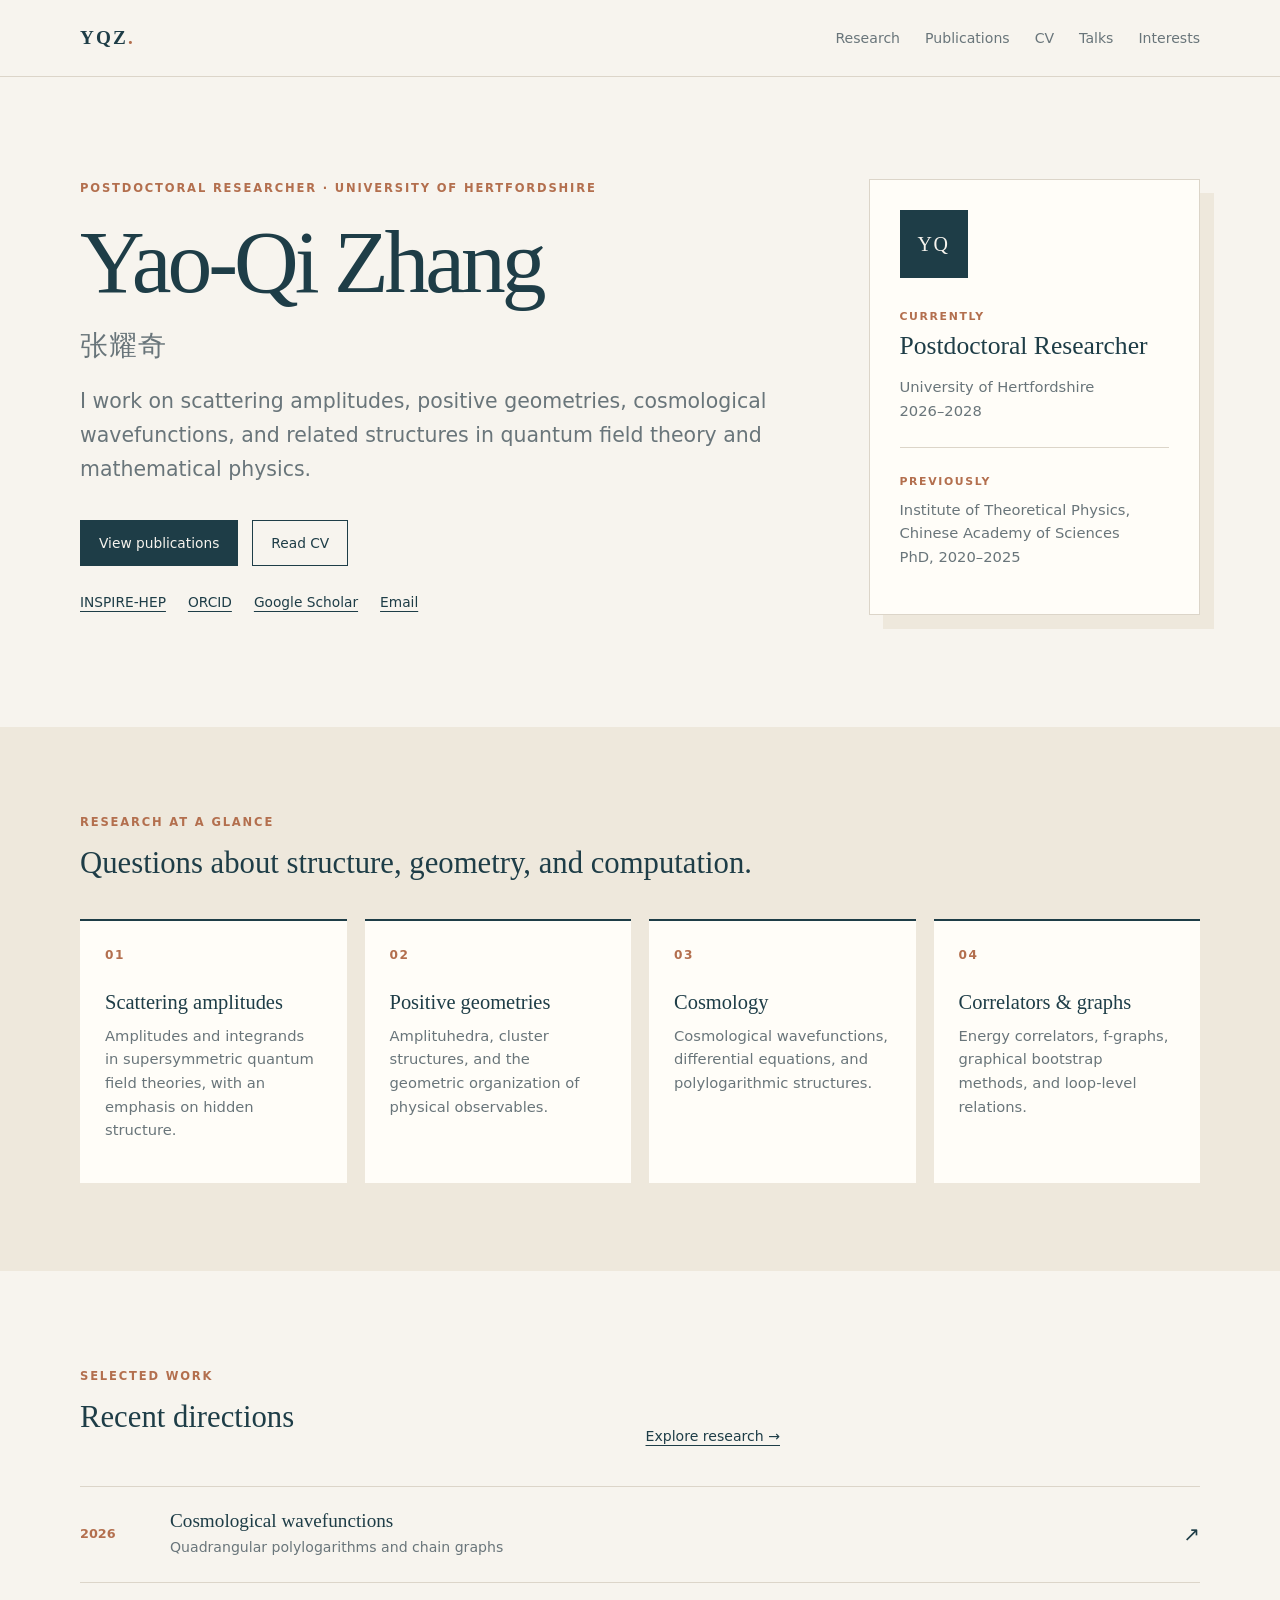
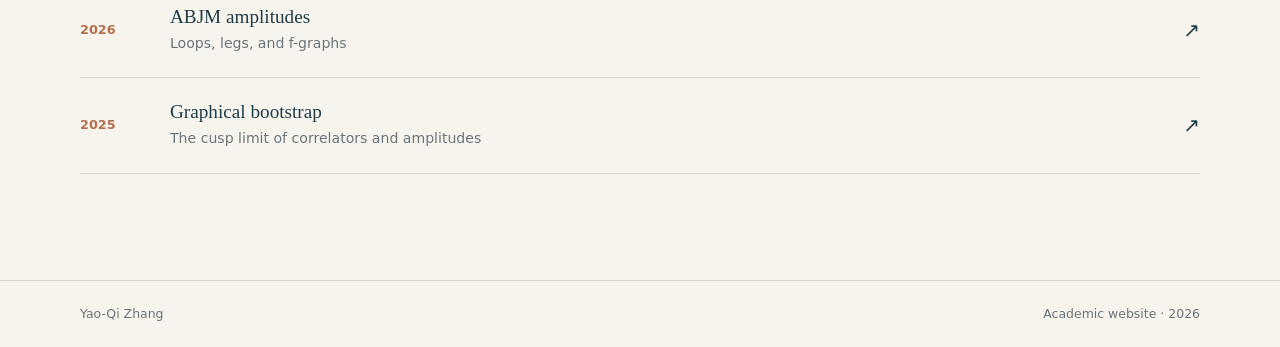
<file: index.html>
<!doctype html>
<html lang="en">
  <head>
    <meta charset="utf-8">
    <meta name="viewport" content="width=device-width, initial-scale=1">
    <meta name="description" content="Academic website of Yao-Qi Zhang, working on scattering amplitudes, positive geometries, and mathematical physics.">
    <title>Yao-Qi Zhang · Academic Website</title>
    <link rel="stylesheet" href="style.css">
    <script src="site.js" defer></script>
  </head>
  <body>
    <header class="site-header">
      <div class="site-shell header-inner">
        <a class="wordmark" href="index.html" aria-label="Yao-Qi Zhang home">YQZ<span>.</span></a>
        <nav class="site-nav" aria-label="Primary navigation">
          <a href="research.html">Research</a>
          <a href="publications.html">Publications</a>
          <a href="cv.html">CV</a>
          <a href="talks.html">Talks</a>
          <a href="interests.html">Interests</a>
        </nav>
      </div>
    </header>

    <main>
      <section class="hero site-shell">
        <div class="hero-copy">
          <p class="eyebrow">Postdoctoral Researcher · University of Hertfordshire</p>
          <h1>Yao-Qi Zhang <span>张耀奇</span></h1>
          <p class="lede">I work on scattering amplitudes, positive geometries, cosmological wavefunctions, and related structures in quantum field theory and mathematical physics.</p>
          <div class="action-row">
            <a class="button button-primary" href="publications.html">View publications</a>
            <a class="button button-quiet" href="cv.html">Read CV</a>
          </div>
          <div class="link-row" aria-label="External profiles">
            <a href="https://inspirehep.net/authors/1981598?ui-citation-summary=true">INSPIRE-HEP</a>
            <a href="https://orcid.org/0000-0001-9211-1952">ORCID</a>
            <a href="https://scholar.google.com/citations?user=7Xl2yycAAAAJ&amp;hl=zh-CN">Google Scholar</a>
            <a href="mailto:y.zhang59@herts.ac.uk">Email</a>
          </div>
        </div>
        <aside class="profile-card" aria-label="Current profile">
          <div class="monogram">YQ</div>
          <p class="card-label">Currently</p>
          <h2>Postdoctoral Researcher</h2>
          <p>University of Hertfordshire<br>2026–2028</p>
          <div class="card-rule"></div>
          <p class="card-label">Previously</p>
          <p>Institute of Theoretical Physics, Chinese Academy of Sciences<br>PhD, 2020–2025</p>
        </aside>
      </section>

      <section class="section section-tint">
        <div class="site-shell">
          <div class="section-heading">
            <p class="eyebrow">Research at a glance</p>
            <h2>Questions about structure, geometry, and computation.</h2>
          </div>
          <div class="theme-grid theme-grid-four">
            <article class="theme-card">
              <span class="theme-number">01</span>
              <h3>Scattering amplitudes</h3>
              <p>Amplitudes and integrands in supersymmetric quantum field theories, with an emphasis on hidden structure.</p>
            </article>
            <article class="theme-card">
              <span class="theme-number">02</span>
              <h3>Positive geometries</h3>
              <p>Amplituhedra, cluster structures, and the geometric organization of physical observables.</p>
            </article>
            <article class="theme-card">
              <span class="theme-number">03</span>
              <h3>Cosmology</h3>
              <p>Cosmological wavefunctions, differential equations, and polylogarithmic structures.</p>
            </article>
            <article class="theme-card">
              <span class="theme-number">04</span>
              <h3>Correlators & graphs</h3>
              <p>Energy correlators, f-graphs, graphical bootstrap methods, and loop-level relations.</p>
            </article>
          </div>
        </div>
      </section>

      <section class="section site-shell selected-work">
        <div class="section-heading split-heading">
          <div>
            <p class="eyebrow">Selected work</p>
            <h2>Recent directions</h2>
          </div>
          <a class="text-link" href="research.html">Explore research →</a>
        </div>
        <div class="work-list">
          <a class="work-item" href="publications.html#de-sitter-wavefunction">
            <span class="work-year">2026</span>
            <span><strong>Cosmological wavefunctions</strong><small>Quadrangular polylogarithms and chain graphs</small></span>
            <span class="arrow">↗</span>
          </a>
          <a class="work-item" href="publications.html#loops-and-legs">
            <span class="work-year">2026</span>
            <span><strong>ABJM amplitudes</strong><small>Loops, legs, and f-graphs</small></span>
            <span class="arrow">↗</span>
          </a>
          <a class="work-item" href="publications.html#cusp-limit">
            <span class="work-year">2025</span>
            <span><strong>Graphical bootstrap</strong><small>The cusp limit of correlators and amplitudes</small></span>
            <span class="arrow">↗</span>
          </a>
        </div>
      </section>
    </main>

    <footer class="site-footer">
      <div class="site-shell footer-inner">
        <span>Yao-Qi Zhang</span>
        <span>Academic website · <span class="footer-year"></span></span>
      </div>
    </footer>
  </body>
</html>
</file>
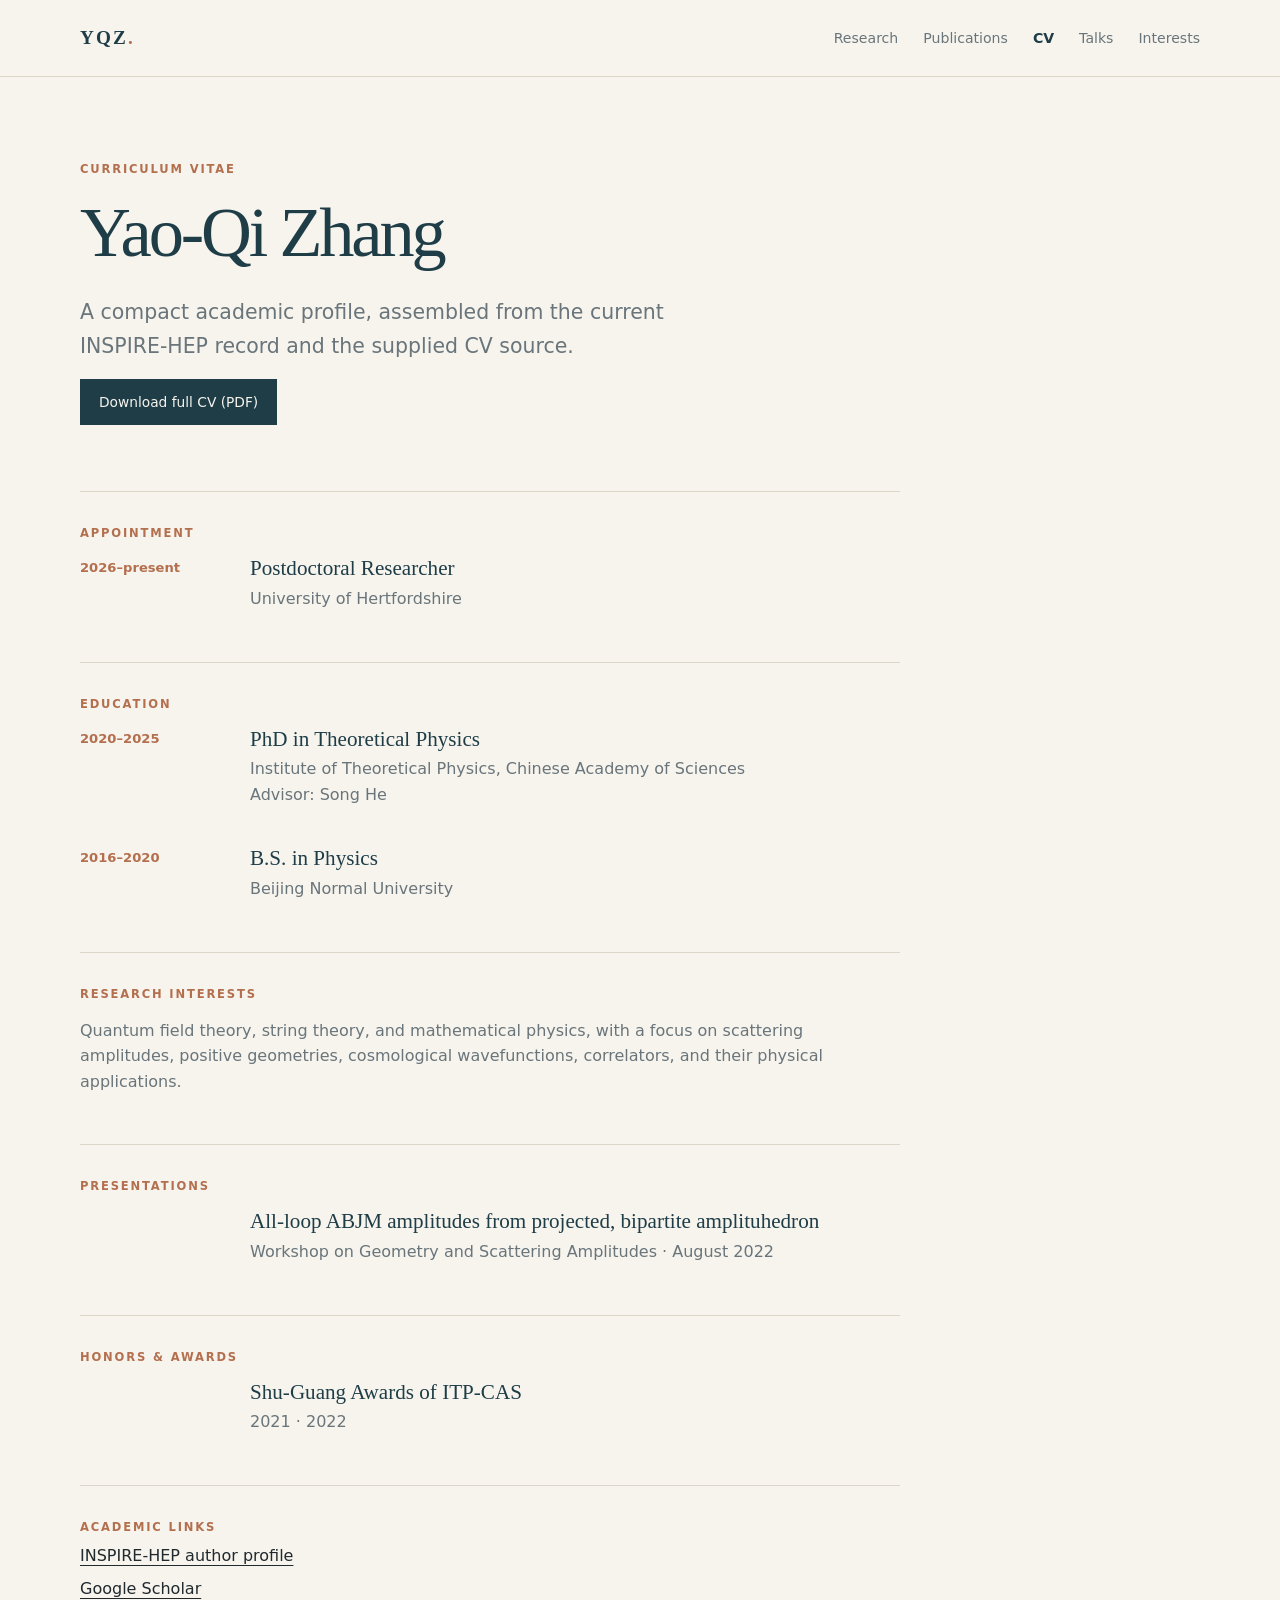
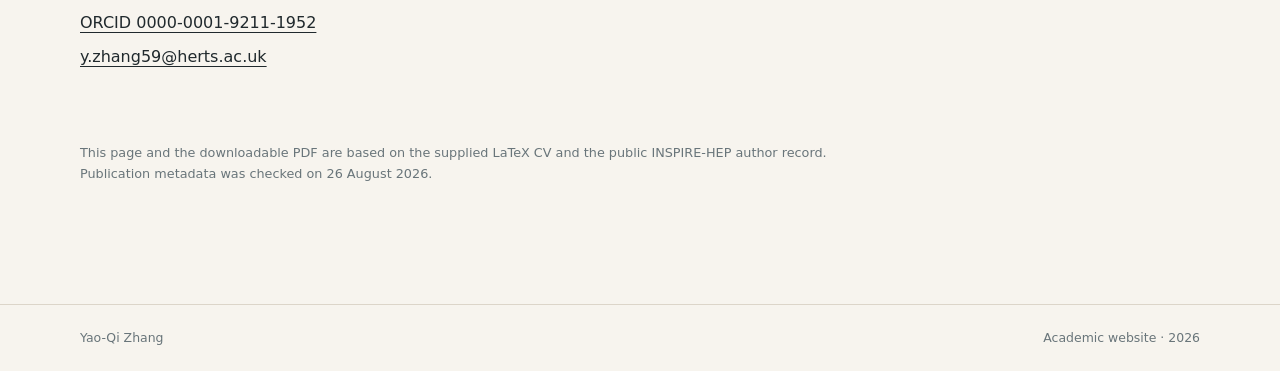
<file: cv.html>
<!doctype html>
<html lang="en">
  <head>
    <meta charset="utf-8">
    <meta name="viewport" content="width=device-width, initial-scale=1">
    <meta name="description" content="Curriculum vitae of Yao-Qi Zhang.">
    <title>CV · Yao-Qi Zhang</title>
    <link rel="stylesheet" href="style.css">
    <script src="site.js" defer></script>
  </head>
  <body>
    <header class="site-header"><div class="site-shell header-inner"><a class="wordmark" href="index.html" aria-label="Yao-Qi Zhang home">YQZ<span>.</span></a><nav class="site-nav" aria-label="Primary navigation"><a href="research.html">Research</a><a href="publications.html">Publications</a><a href="cv.html">CV</a><a href="talks.html">Talks</a><a href="interests.html">Interests</a></nav></div></header>
    <main class="site-shell page-main">
      <div class="page-intro"><p class="eyebrow">Curriculum vitae</p><h1>Yao-Qi Zhang</h1><p class="lede narrow">A compact academic profile, assembled from the current INSPIRE-HEP record and the supplied CV source.</p><p class="cv-download"><a class="button button-primary" href="cv.pdf">Download full CV (PDF)</a></p></div>
      <div class="cv-layout">
        <section class="cv-section"><p class="eyebrow">Appointment</p><div class="timeline-item"><span class="timeline-date">2026–present</span><div><h2>Postdoctoral Researcher</h2><p>University of Hertfordshire</p></div></div></section>
        <section class="cv-section"><p class="eyebrow">Education</p><div class="timeline-item"><span class="timeline-date">2020–2025</span><div><h2>PhD in Theoretical Physics</h2><p>Institute of Theoretical Physics, Chinese Academy of Sciences<br>Advisor: Song He</p></div></div><div class="timeline-item"><span class="timeline-date">2016–2020</span><div><h2>B.S. in Physics</h2><p>Beijing Normal University</p></div></div></section>
        <section class="cv-section"><p class="eyebrow">Research interests</p><p class="cv-copy">Quantum field theory, string theory, and mathematical physics, with a focus on scattering amplitudes, positive geometries, cosmological wavefunctions, correlators, and their physical applications.</p></section>
        <section class="cv-section"><p class="eyebrow">Presentations</p><div class="cv-entry"><h2>All-loop ABJM amplitudes from projected, bipartite amplituhedron</h2><p>Workshop on Geometry and Scattering Amplitudes · August 2022</p></div></section>
        <section class="cv-section"><p class="eyebrow">Honors & awards</p><div class="cv-entry"><h2>Shu-Guang Awards of ITP-CAS</h2><p>2021 · 2022</p></div></section>
        <section class="cv-section cv-links"><p class="eyebrow">Academic links</p><p><a href="https://inspirehep.net/authors/1981598?ui-citation-summary=true">INSPIRE-HEP author profile</a></p><p><a href="https://scholar.google.com/citations?user=7Xl2yycAAAAJ&amp;hl=zh-CN">Google Scholar</a></p><p><a href="https://orcid.org/0000-0001-9211-1952">ORCID 0000-0001-9211-1952</a></p><p><a href="mailto:y.zhang59@herts.ac.uk">y.zhang59@herts.ac.uk</a></p></section>
      </div>
      <p class="source-note">This page and the downloadable PDF are based on the supplied LaTeX CV and the public INSPIRE-HEP author record. Publication metadata was checked on 26 August 2026.</p>
    </main>
    <footer class="site-footer"><div class="site-shell footer-inner"><span>Yao-Qi Zhang</span><span>Academic website · <span class="footer-year"></span></span></div></footer>
  </body>
</html>
</file>
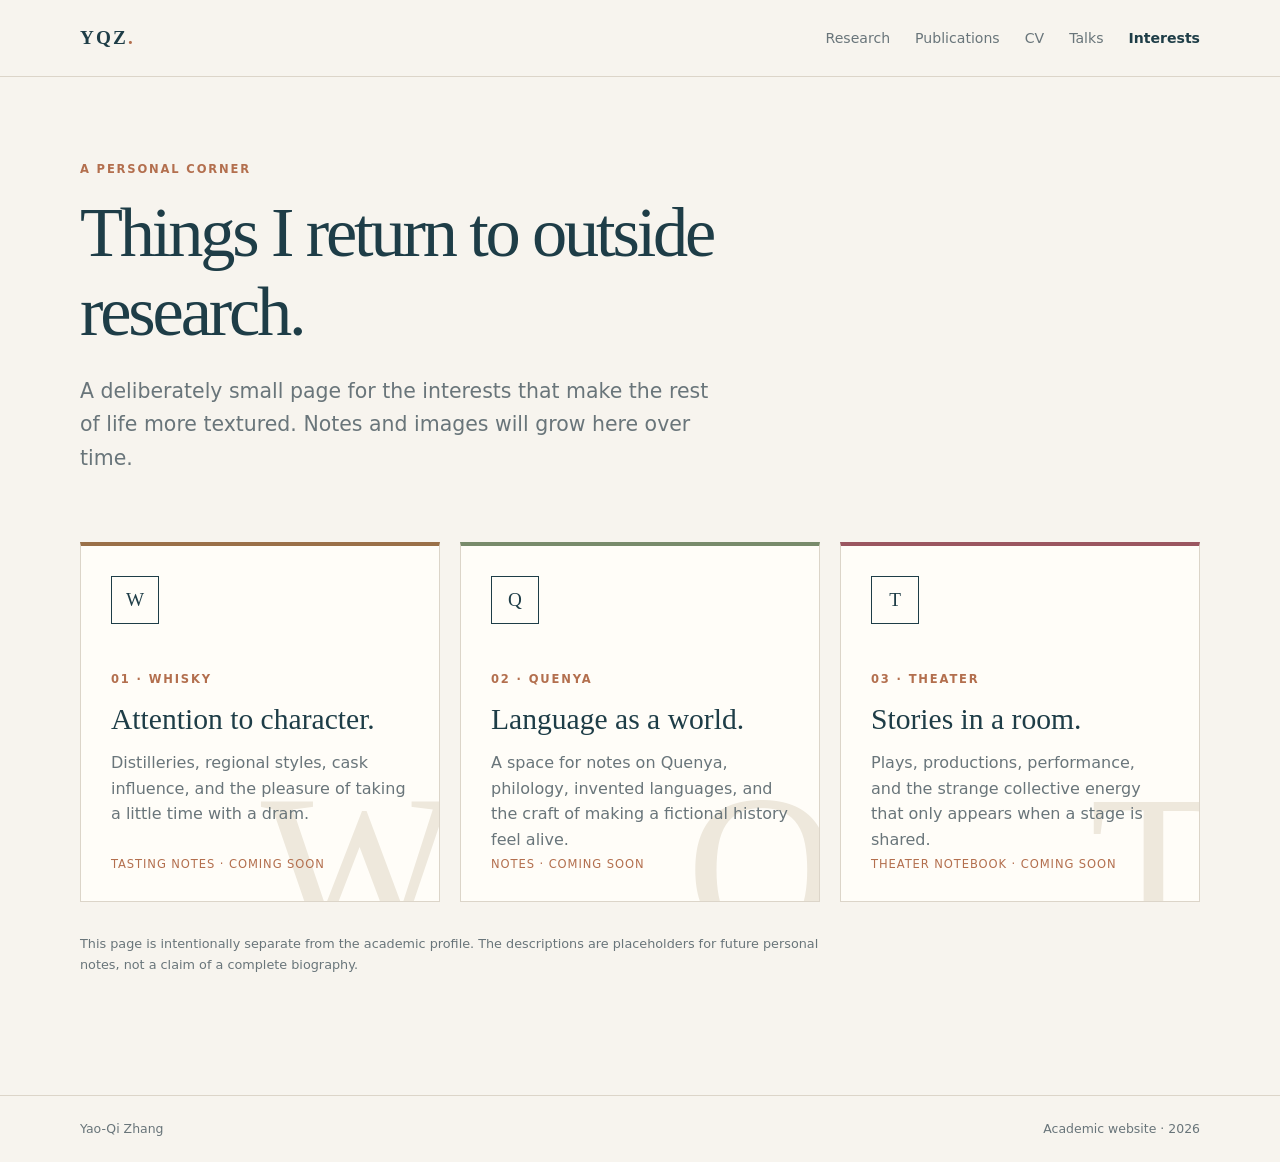
<file: interests.html>
<!doctype html>
<html lang="en">
  <head>
    <meta charset="utf-8">
    <meta name="viewport" content="width=device-width, initial-scale=1">
    <meta name="description" content="Personal interests of Yao-Qi Zhang: whisky, Quenya, and theater.">
    <title>Interests · Yao-Qi Zhang</title>
    <link rel="stylesheet" href="style.css">
    <script src="site.js" defer></script>
  </head>
  <body>
    <header class="site-header"><div class="site-shell header-inner"><a class="wordmark" href="index.html" aria-label="Yao-Qi Zhang home">YQZ<span>.</span></a><nav class="site-nav" aria-label="Primary navigation"><a href="research.html">Research</a><a href="publications.html">Publications</a><a href="cv.html">CV</a><a href="talks.html">Talks</a><a href="interests.html">Interests</a></nav></div></header>
    <main class="site-shell page-main">
      <div class="page-intro"><p class="eyebrow">A personal corner</p><h1>Things I return to outside research.</h1><p class="lede narrow">A deliberately small page for the interests that make the rest of life more textured. Notes and images will grow here over time.</p></div>
      <div class="interest-grid">
        <article class="interest-card interest-whisky"><div class="interest-mark">W</div><p class="eyebrow">01 · Whisky</p><h2>Attention to character.</h2><p>Distilleries, regional styles, cask influence, and the pleasure of taking a little time with a dram.</p><span class="interest-status">Tasting notes · coming soon</span></article>
        <article class="interest-card interest-quenya"><div class="interest-mark">Q</div><p class="eyebrow">02 · Quenya</p><h2>Language as a world.</h2><p>A space for notes on Quenya, philology, invented languages, and the craft of making a fictional history feel alive.</p><span class="interest-status">Notes · coming soon</span></article>
        <article class="interest-card interest-theater"><div class="interest-mark">T</div><p class="eyebrow">03 · Theater</p><h2>Stories in a room.</h2><p>Plays, productions, performance, and the strange collective energy that only appears when a stage is shared.</p><span class="interest-status">Theater notebook · coming soon</span></article>
      </div>
      <p class="source-note">This page is intentionally separate from the academic profile. The descriptions are placeholders for future personal notes, not a claim of a complete biography.</p>
    </main>
    <footer class="site-footer"><div class="site-shell footer-inner"><span>Yao-Qi Zhang</span><span>Academic website · <span class="footer-year"></span></span></div></footer>
  </body>
</html>
</file>
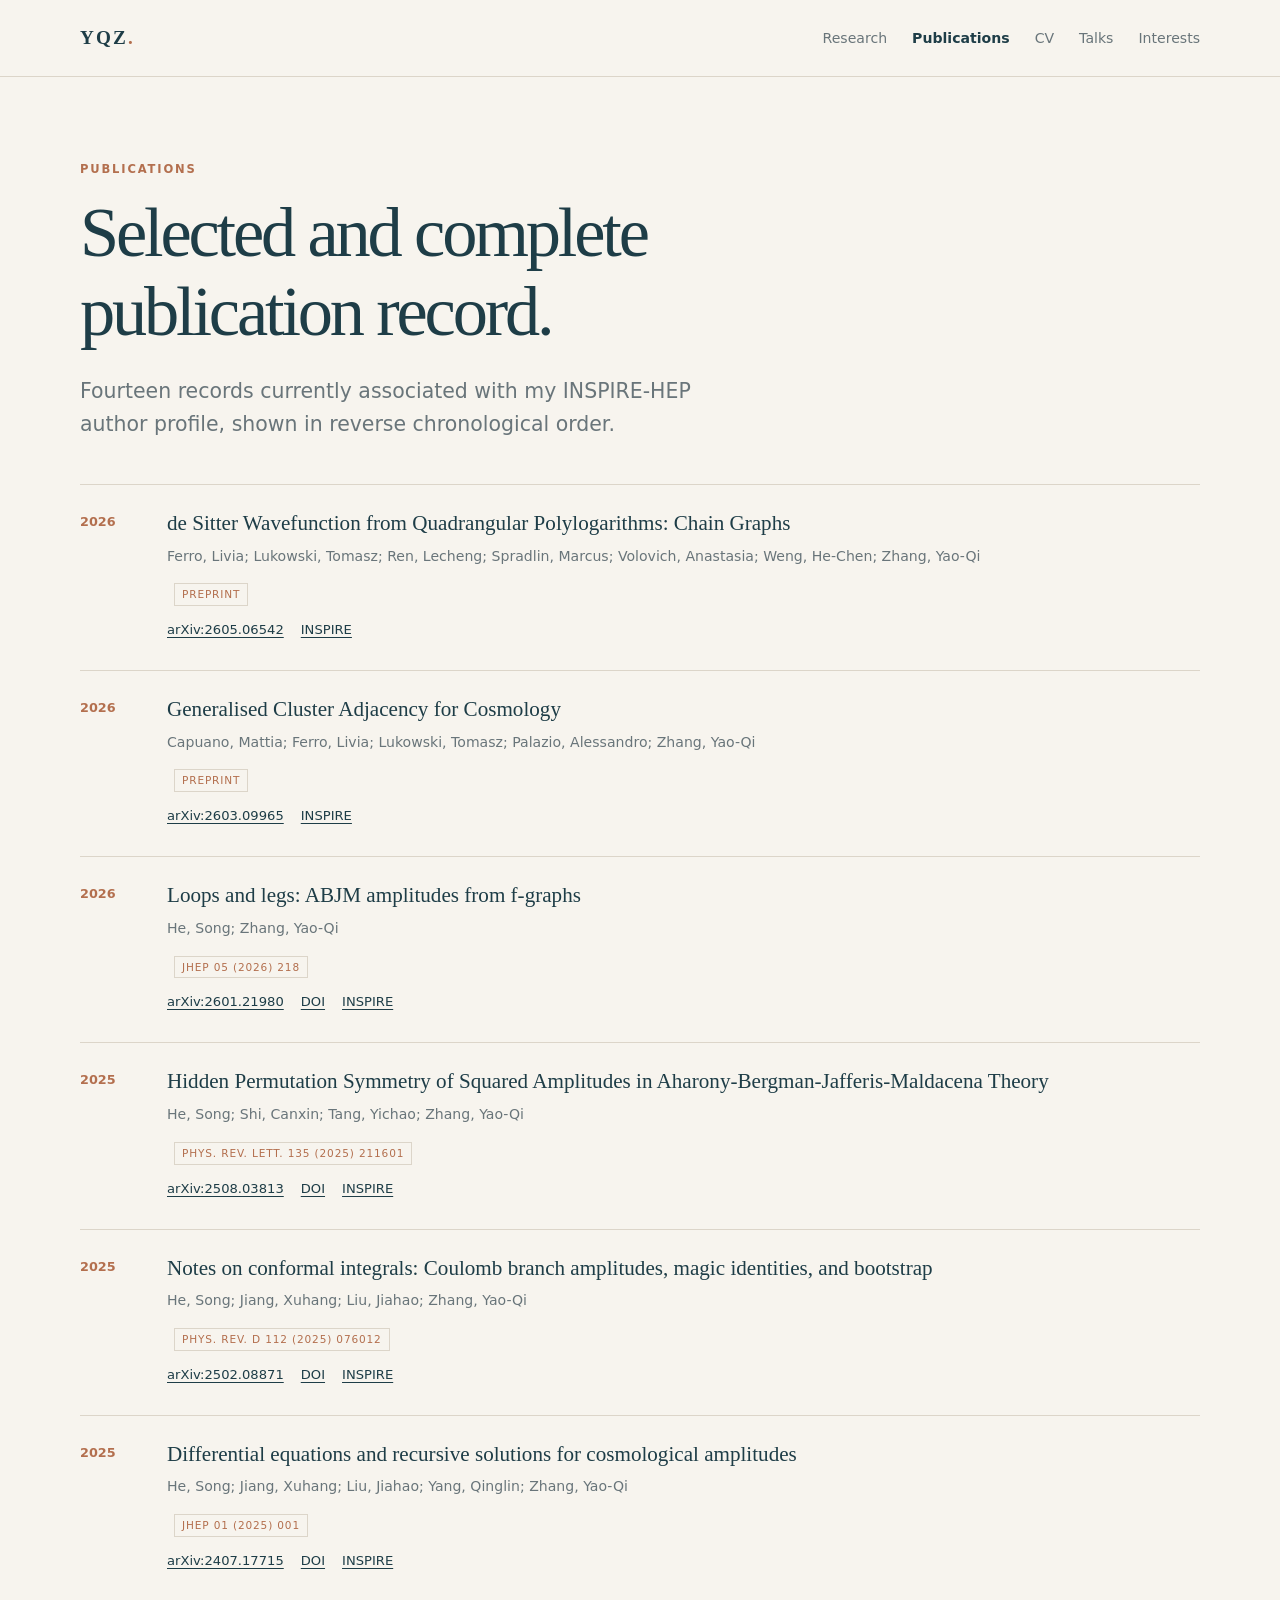
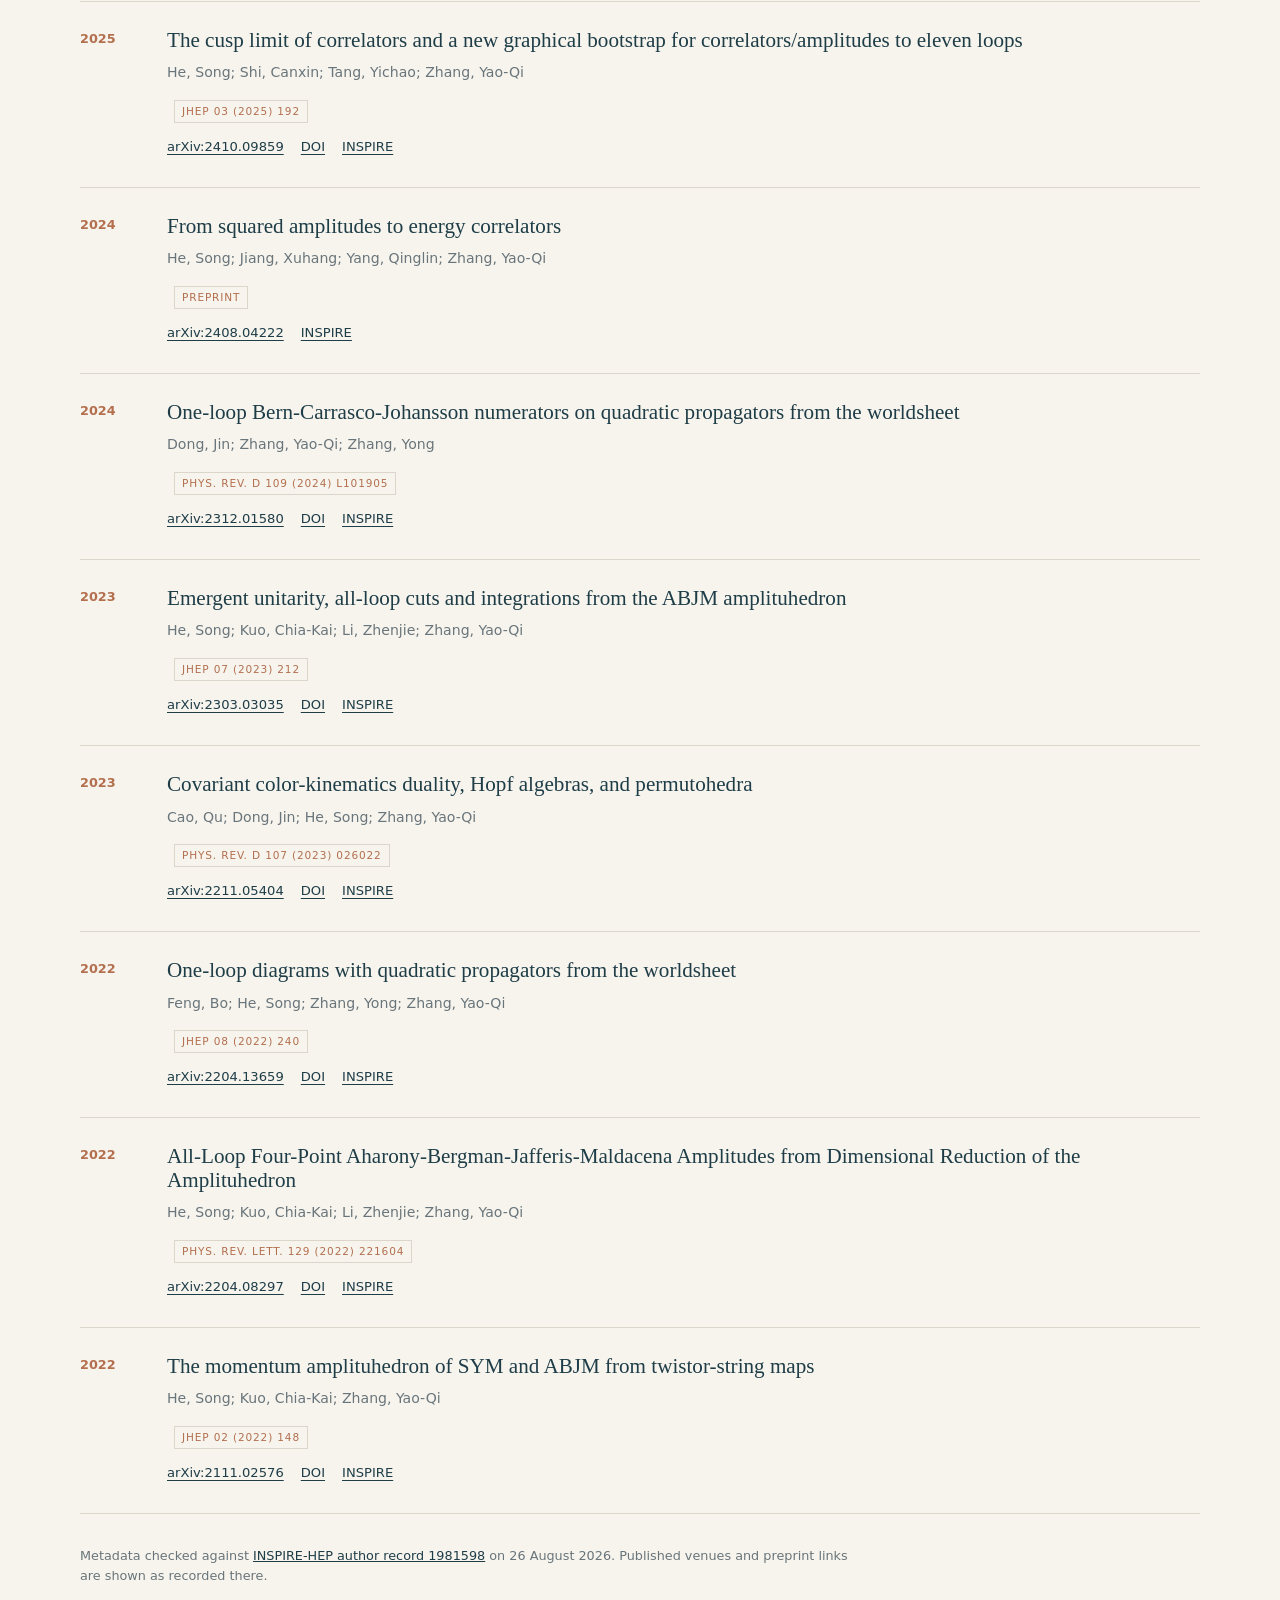
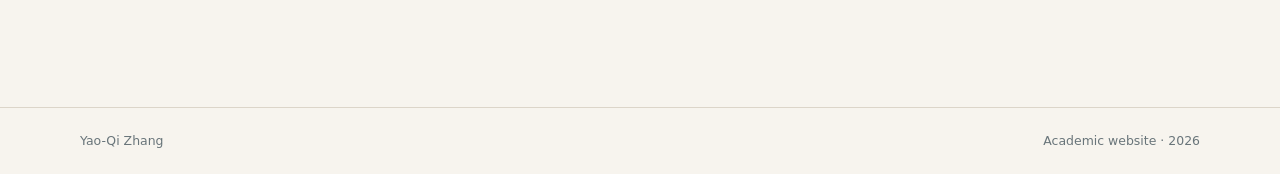
<file: publications.html>
<!doctype html>
<html lang="en">
  <head>
    <meta charset="utf-8">
    <meta name="viewport" content="width=device-width, initial-scale=1">
    <meta name="description" content="Publication list of Yao-Qi Zhang.">
    <title>Publications · Yao-Qi Zhang</title>
    <link rel="stylesheet" href="style.css">
    <script src="publications.js" defer></script>
    <script src="site.js" defer></script>
  </head>
  <body>
    <header class="site-header"><div class="site-shell header-inner"><a class="wordmark" href="index.html" aria-label="Yao-Qi Zhang home">YQZ<span>.</span></a><nav class="site-nav" aria-label="Primary navigation"><a href="research.html">Research</a><a href="publications.html">Publications</a><a href="cv.html">CV</a><a href="talks.html">Talks</a><a href="interests.html">Interests</a></nav></div></header>
    <main class="site-shell page-main">
      <div class="page-intro publication-intro"><p class="eyebrow">Publications</p><h1>Selected and complete publication record.</h1><p class="lede narrow">Fourteen records currently associated with my INSPIRE-HEP author profile, shown in reverse chronological order.</p></div>
      <div id="publication-list" class="publication-list" aria-live="polite"></div>
      <p class="source-note">Metadata checked against <a href="https://inspirehep.net/authors/1981598?ui-citation-summary=true">INSPIRE-HEP author record 1981598</a> on 26 August 2026. Published venues and preprint links are shown as recorded there.</p>
    </main>
    <footer class="site-footer"><div class="site-shell footer-inner"><span>Yao-Qi Zhang</span><span>Academic website · <span class="footer-year"></span></span></div></footer>
  </body>
</html>
</file>
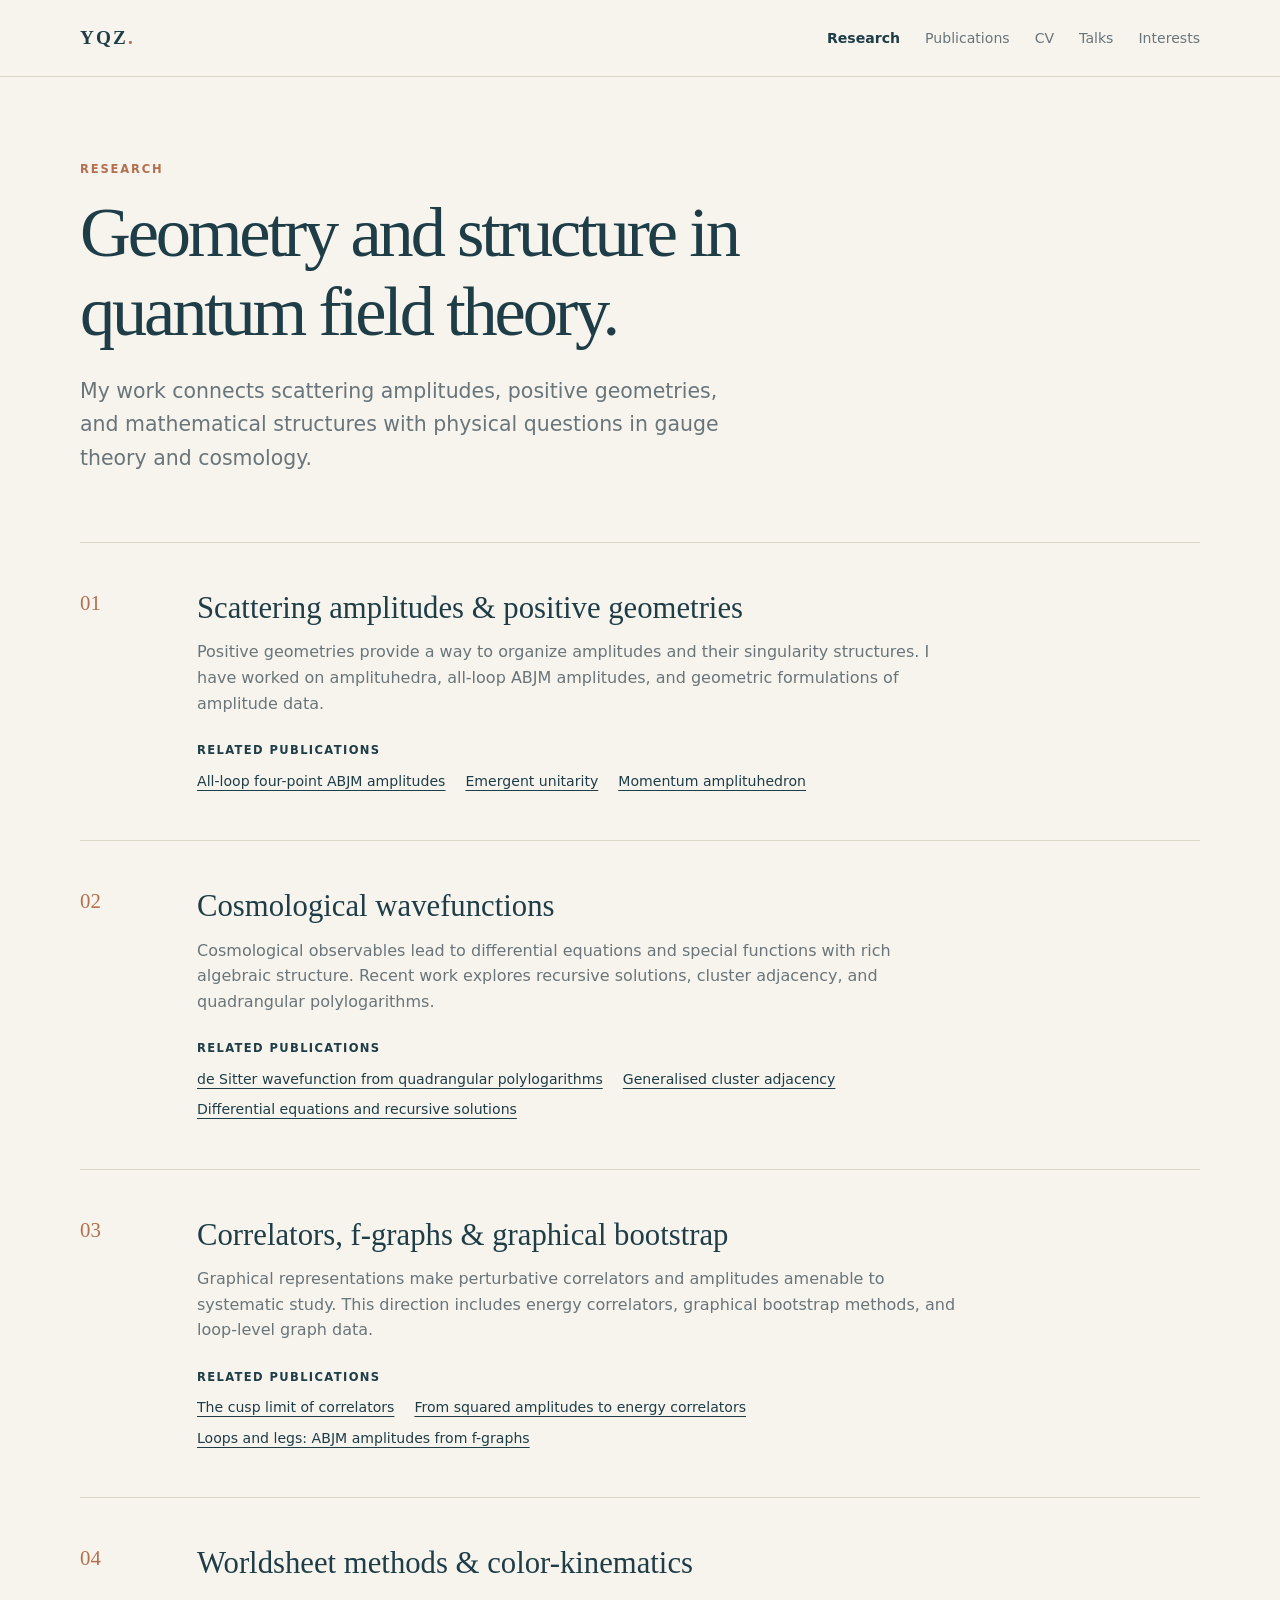
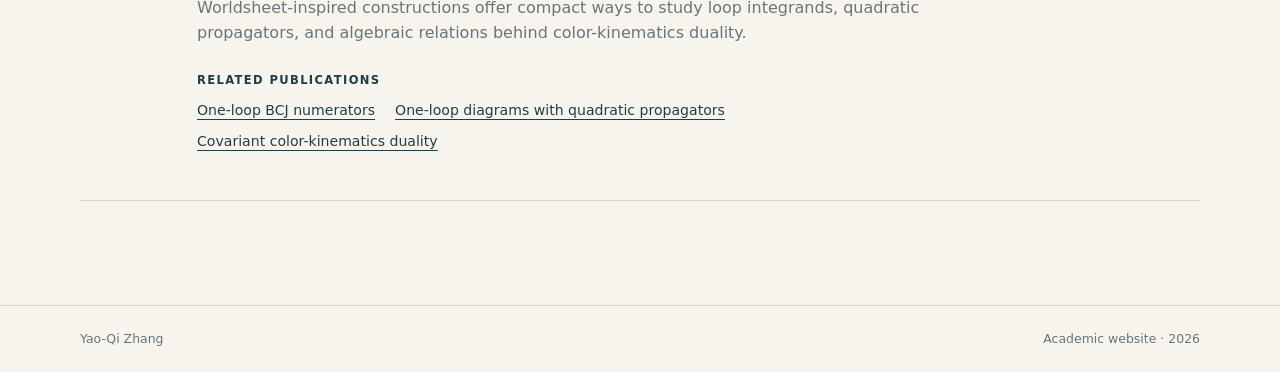
<file: research.html>
<!doctype html>
<html lang="en">
  <head>
    <meta charset="utf-8">
    <meta name="viewport" content="width=device-width, initial-scale=1">
    <meta name="description" content="Research themes of Yao-Qi Zhang.">
    <title>Research · Yao-Qi Zhang</title>
    <link rel="stylesheet" href="style.css">
    <script src="site.js" defer></script>
  </head>
  <body>
    <header class="site-header">
      <div class="site-shell header-inner">
        <a class="wordmark" href="index.html" aria-label="Yao-Qi Zhang home">YQZ<span>.</span></a>
        <nav class="site-nav" aria-label="Primary navigation">
          <a href="research.html">Research</a><a href="publications.html">Publications</a><a href="cv.html">CV</a><a href="talks.html">Talks</a><a href="interests.html">Interests</a>
        </nav>
      </div>
    </header>

    <main class="site-shell page-main">
      <div class="page-intro">
        <p class="eyebrow">Research</p>
        <h1>Geometry and structure in quantum field theory.</h1>
        <p class="lede narrow">My work connects scattering amplitudes, positive geometries, and mathematical structures with physical questions in gauge theory and cosmology.</p>
      </div>

      <div class="research-list">
        <article class="research-block">
          <div class="research-index">01</div>
          <div>
            <h2>Scattering amplitudes & positive geometries</h2>
            <p>Positive geometries provide a way to organize amplitudes and their singularity structures. I have worked on amplituhedra, all-loop ABJM amplitudes, and geometric formulations of amplitude data.</p>
            <p class="related-label">Related publications</p>
            <div class="related-links"><a href="publications.html#all-loop-four-point">All-loop four-point ABJM amplitudes</a><a href="publications.html#emergent-unitarity">Emergent unitarity</a><a href="publications.html#momentum-amplituhedron">Momentum amplituhedron</a></div>
          </div>
        </article>
        <article class="research-block">
          <div class="research-index">02</div>
          <div>
            <h2>Cosmological wavefunctions</h2>
            <p>Cosmological observables lead to differential equations and special functions with rich algebraic structure. Recent work explores recursive solutions, cluster adjacency, and quadrangular polylogarithms.</p>
            <p class="related-label">Related publications</p>
            <div class="related-links"><a href="publications.html#de-sitter-wavefunction">de Sitter wavefunction from quadrangular polylogarithms</a><a href="publications.html#generalised-cluster-adjacency">Generalised cluster adjacency</a><a href="publications.html#differential-equations">Differential equations and recursive solutions</a></div>
          </div>
        </article>
        <article class="research-block">
          <div class="research-index">03</div>
          <div>
            <h2>Correlators, f-graphs & graphical bootstrap</h2>
            <p>Graphical representations make perturbative correlators and amplitudes amenable to systematic study. This direction includes energy correlators, graphical bootstrap methods, and loop-level graph data.</p>
            <p class="related-label">Related publications</p>
            <div class="related-links"><a href="publications.html#cusp-limit">The cusp limit of correlators</a><a href="publications.html#from-squared-amplitudes">From squared amplitudes to energy correlators</a><a href="publications.html#loops-and-legs">Loops and legs: ABJM amplitudes from f-graphs</a></div>
          </div>
        </article>
        <article class="research-block">
          <div class="research-index">04</div>
          <div>
            <h2>Worldsheet methods & color-kinematics</h2>
            <p>Worldsheet-inspired constructions offer compact ways to study loop integrands, quadratic propagators, and algebraic relations behind color-kinematics duality.</p>
            <p class="related-label">Related publications</p>
            <div class="related-links"><a href="publications.html#bcj-numerators">One-loop BCJ numerators</a><a href="publications.html#quadratic-propagators">One-loop diagrams with quadratic propagators</a><a href="publications.html#covariant-color-kinematics">Covariant color-kinematics duality</a></div>
          </div>
        </article>
      </div>
    </main>

    <footer class="site-footer"><div class="site-shell footer-inner"><span>Yao-Qi Zhang</span><span>Academic website · <span class="footer-year"></span></span></div></footer>
  </body>
</html>
</file>
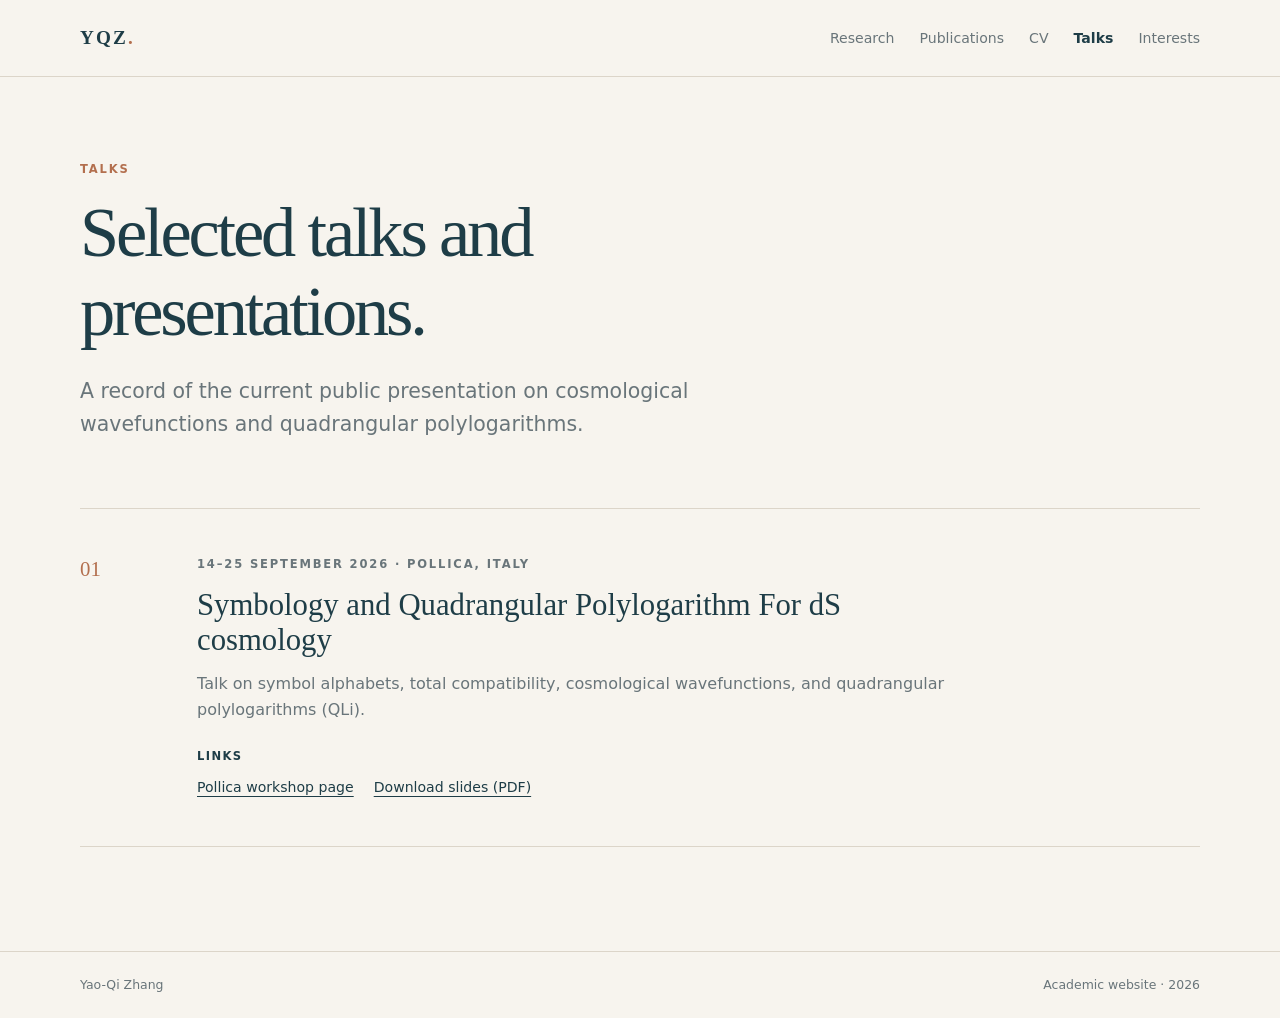
<file: talks.html>
<!doctype html>
<html lang="en">
  <head>
    <meta charset="utf-8">
    <meta name="viewport" content="width=device-width, initial-scale=1">
    <meta name="description" content="Talks and presentations by Yao-Qi Zhang.">
    <title>Talks · Yao-Qi Zhang</title>
    <link rel="stylesheet" href="style.css">
    <script src="site.js" defer></script>
  </head>
  <body>
    <header class="site-header">
      <div class="site-shell header-inner">
        <a class="wordmark" href="index.html" aria-label="Yao-Qi Zhang home">YQZ<span>.</span></a>
        <nav class="site-nav" aria-label="Primary navigation">
          <a href="research.html">Research</a><a href="publications.html">Publications</a><a href="cv.html">CV</a><a href="talks.html">Talks</a><a href="interests.html">Interests</a>
        </nav>
      </div>
    </header>

    <main class="site-shell page-main">
      <div class="page-intro">
        <p class="eyebrow">Talks</p>
        <h1>Selected talks and presentations.</h1>
        <p class="lede narrow">A record of the current public presentation on cosmological wavefunctions and quadrangular polylogarithms.</p>
      </div>

      <div class="research-list">
        <article class="research-block">
          <div class="research-index">01</div>
          <div>
            <p class="eyebrow">14–25 September 2026 · Pollica, Italy</p>
            <h2>Symbology and Quadrangular Polylogarithm For dS cosmology</h2>
            <p>Talk on symbol alphabets, total compatibility, cosmological wavefunctions, and quadrangular polylogarithms (QLi).</p>
            <p class="related-label">Links</p>
            <div class="related-links"><a href="https://agenda.infn.it/event/49734/">Pollica workshop page</a><a href="talks/yaoqi-qli-pollica.pdf">Download slides (PDF)</a></div>
          </div>
        </article>
      </div>
    </main>

    <footer class="site-footer"><div class="site-shell footer-inner"><span>Yao-Qi Zhang</span><span>Academic website · <span class="footer-year"></span></span></div></footer>
  </body>
</html>
</file>
<file: style.css>
:root {
  --paper: #f7f4ee;
  --paper-deep: #eee8dc;
  --card: #fffdf8;
  --ink: #20292d;
  --muted: #69757a;
  --navy: #1e3d47;
  --rust: #b36f4e;
  --line: #dcd5c9;
  --max: 1120px;
}

* { box-sizing: border-box; }
html { scroll-behavior: smooth; }
body { margin: 0; background: var(--paper); color: var(--ink); font-family: Inter, ui-sans-serif, system-ui, -apple-system, BlinkMacSystemFont, "Segoe UI", sans-serif; line-height: 1.6; }
a { color: inherit; }
a:focus-visible { outline: 3px solid var(--rust); outline-offset: 4px; }
.site-shell { width: min(calc(100% - 48px), var(--max)); margin: 0 auto; }
.site-header { border-bottom: 1px solid var(--line); }
.header-inner { min-height: 76px; display: flex; align-items: center; justify-content: space-between; gap: 32px; }
.wordmark { color: var(--navy); font: 700 1.2rem/1 Georgia, "Times New Roman", serif; letter-spacing: .11em; text-decoration: none; }
.wordmark span { color: var(--rust); }
.site-nav { display: flex; flex-wrap: wrap; gap: 25px; color: var(--muted); font-size: .88rem; }
.site-nav a { text-decoration: none; }
.site-nav a:hover, .site-nav a[aria-current="page"] { color: var(--navy); }
.site-nav a[aria-current="page"] { font-weight: 700; }
.hero { display: grid; grid-template-columns: minmax(0, 1.35fr) minmax(260px, .65fr); gap: 100px; align-items: center; padding: 102px 0 112px; }
.eyebrow { margin: 0 0 16px; color: var(--rust); font-size: .72rem; font-weight: 800; letter-spacing: .16em; line-height: 1.3; text-transform: uppercase; }
h1, h2, h3 { color: var(--navy); font-family: Georgia, "Times New Roman", serif; font-weight: 400; line-height: 1.12; }
h1 { max-width: 780px; margin: 0 0 24px; font-size: clamp(3rem, 7vw, 5.8rem); letter-spacing: -.045em; }
h1 span { display: block; color: var(--muted); font-size: .31em; font-family: Inter, ui-sans-serif, system-ui, sans-serif; font-weight: 500; letter-spacing: .03em; margin-top: 18px; }
h2 { margin: 0 0 14px; font-size: clamp(1.55rem, 2.4vw, 2.25rem); }
h3 { margin: 0 0 10px; font-size: 1.28rem; }
p { margin: 0 0 16px; }
.lede { max-width: 690px; color: var(--muted); font-size: clamp(1.05rem, 1.8vw, 1.28rem); line-height: 1.65; }
.lede.narrow { max-width: 650px; }
.action-row, .link-row { display: flex; flex-wrap: wrap; align-items: center; gap: 14px; }
.action-row { margin: 34px 0 25px; }
.link-row { gap: 22px; color: var(--navy); font-size: .86rem; }
.link-row a, .text-link, .related-links a, .cv-links a { text-decoration-thickness: 1px; text-underline-offset: 4px; }
.button { display: inline-block; padding: 11px 18px; border: 1px solid var(--navy); font-size: .86rem; text-decoration: none; }
.button-primary { background: var(--navy); color: var(--paper); }
.button-primary:hover { background: #2b5663; }
.button-quiet { color: var(--navy); }
.button-quiet:hover { background: var(--paper-deep); }
.profile-card { border: 1px solid var(--line); background: var(--card); padding: 30px; box-shadow: 14px 14px 0 var(--paper-deep); }
.monogram { display: grid; width: 68px; height: 68px; place-items: center; margin-bottom: 30px; background: var(--navy); color: var(--paper); font: 400 1.25rem Georgia, "Times New Roman", serif; letter-spacing: .08em; }
.profile-card h2 { font-size: 1.6rem; }
.profile-card p { color: var(--muted); font-size: .92rem; }
.profile-card .card-label { margin-bottom: 7px; color: var(--rust); font-size: .68rem; font-weight: 800; letter-spacing: .15em; text-transform: uppercase; }
.card-rule { border-top: 1px solid var(--line); margin: 25px 0; }
.section { padding: 88px 0; }
.section-tint { background: var(--paper-deep); }
.section-heading { max-width: 700px; margin-bottom: 38px; }
.theme-grid { display: grid; gap: 18px; }
.theme-grid-four { grid-template-columns: repeat(4, 1fr); }
.theme-card { min-height: 230px; padding: 25px; border-top: 2px solid var(--navy); background: var(--card); }
.theme-card p { color: var(--muted); font-size: .92rem; }
.theme-number { display: block; margin-bottom: 26px; color: var(--rust); font-size: .76rem; font-weight: 800; letter-spacing: .12em; }
.selected-work { padding-top: 98px; padding-bottom: 106px; }
.split-heading { display: flex; align-items: end; justify-content: space-between; gap: 24px; }
.text-link { color: var(--navy); font-size: .88rem; }
.work-list { border-top: 1px solid var(--line); }
.work-item { display: grid; grid-template-columns: 70px 1fr 24px; gap: 20px; align-items: center; padding: 23px 0; border-bottom: 1px solid var(--line); text-decoration: none; }
.work-item:hover strong, .work-item:hover .arrow { color: var(--rust); }
.work-year { color: var(--rust); font-size: .8rem; font-weight: 800; }
.work-item strong, .work-item small { display: block; }
.work-item strong { color: var(--navy); font: 400 1.2rem Georgia, "Times New Roman", serif; }
.work-item small { margin-top: 4px; color: var(--muted); font-size: .88rem; }
.arrow { color: var(--navy); font-size: 1.25rem; text-align: right; }
.site-footer { border-top: 1px solid var(--line); color: var(--muted); font-size: .78rem; }
.footer-inner { display: flex; justify-content: space-between; gap: 20px; padding: 23px 0; }
.page-main { padding-top: 85px; padding-bottom: 104px; }
.page-intro { margin-bottom: 66px; }
.page-intro h1 { max-width: 760px; font-size: clamp(2.6rem, 5.5vw, 4.8rem); }
.research-list { border-top: 1px solid var(--line); }
.research-block { display: grid; grid-template-columns: 85px minmax(0, 760px); gap: 32px; padding: 48px 0; border-bottom: 1px solid var(--line); }
.research-index { color: var(--rust); font: 400 1.3rem Georgia, "Times New Roman", serif; }
.research-block p { color: var(--muted); }
.related-label { margin-top: 25px; margin-bottom: 10px; color: var(--navy) !important; font-size: .72rem; font-weight: 800; letter-spacing: .12em; text-transform: uppercase; }
.related-links { display: flex; flex-wrap: wrap; gap: 8px 20px; font-size: .88rem; }
.related-links a { color: var(--navy); }
.publication-intro { margin-bottom: 42px; }
.publication-list { border-top: 1px solid var(--line); }
.publication { display: grid; grid-template-columns: 64px minmax(0, 1fr); gap: 23px; padding: 27px 0 30px; border-bottom: 1px solid var(--line); scroll-margin-top: 30px; }
.publication-year { color: var(--rust); font-size: .8rem; font-weight: 800; }
.publication h2 { margin-bottom: 9px; font-size: 1.32rem; }
.publication-authors, .publication-meta { color: var(--muted); font-size: .88rem; }
.publication-meta { margin-bottom: 13px; }
.publication-links { display: flex; flex-wrap: wrap; gap: 8px 17px; font-size: .82rem; }
.publication-links a { color: var(--navy); text-decoration-thickness: 1px; text-underline-offset: 3px; }
.status { display: inline-block; margin-left: 7px; padding: 2px 7px; border: 1px solid var(--line); color: var(--rust); font-size: .66rem; letter-spacing: .08em; text-transform: uppercase; vertical-align: 1px; }
.source-note { max-width: 780px; margin-top: 32px; color: var(--muted); font-size: .8rem; }
.source-note a { color: var(--navy); }
.cv-layout { max-width: 820px; }
.cv-section { padding: 34px 0; border-top: 1px solid var(--line); }
.timeline-item { display: grid; grid-template-columns: 140px 1fr; gap: 30px; margin: 0 0 24px; }
.timeline-item:last-child { margin-bottom: 0; }
.timeline-date { color: var(--rust); font-size: .82rem; font-weight: 800; }
.timeline-item h2, .cv-entry h2 { margin-bottom: 5px; font-size: 1.32rem; }
.timeline-item p, .cv-entry p, .cv-copy { color: var(--muted); }
.cv-entry { margin-left: 170px; }
.cv-links p { margin-bottom: 8px; }
.interest-grid { display: grid; grid-template-columns: repeat(3, 1fr); gap: 20px; }
.interest-card { min-height: 360px; padding: 30px; border: 1px solid var(--line); background: var(--card); position: relative; overflow: hidden; }
.interest-card::after { position: absolute; right: -18px; bottom: -50px; color: var(--paper-deep); font: 400 13rem/.8 Georgia, "Times New Roman", serif; pointer-events: none; }
.interest-whisky { border-top: 4px solid #9a7048; }
.interest-quenya { border-top: 4px solid #788b6b; }
.interest-theater { border-top: 4px solid #9b5660; }
.interest-mark { display: grid; width: 48px; height: 48px; place-items: center; margin-bottom: 48px; border: 1px solid currentColor; color: var(--navy); font: 400 1.2rem Georgia, "Times New Roman", serif; }
.interest-card h2 { position: relative; z-index: 1; font-size: 1.85rem; }
.interest-card p:not(.eyebrow) { position: relative; z-index: 1; color: var(--muted); }
.interest-status { position: absolute; bottom: 28px; z-index: 1; color: var(--rust); font-size: .72rem; letter-spacing: .08em; text-transform: uppercase; }
.interest-whisky::after { content: "W"; }
.interest-quenya::after { content: "Q"; }
.interest-theater::after { content: "T"; }

@media (max-width: 820px) {
  .hero { grid-template-columns: 1fr; gap: 55px; padding: 72px 0 80px; }
  .profile-card { max-width: 430px; }
  .theme-grid-four { grid-template-columns: repeat(2, 1fr); }
  .interest-grid { grid-template-columns: 1fr; }
  .interest-card { min-height: 300px; }
}

@media (max-width: 560px) {
  .site-shell { width: min(calc(100% - 32px), var(--max)); }
  .header-inner { align-items: flex-start; flex-direction: column; gap: 14px; padding: 19px 0; }
  .site-nav { gap: 14px 18px; }
  h1 { font-size: clamp(2.75rem, 15vw, 4.2rem); }
  .theme-grid-four { grid-template-columns: 1fr; }
  .section, .page-main { padding-top: 66px; padding-bottom: 70px; }
  .split-heading { align-items: flex-start; flex-direction: column; }
  .research-block { grid-template-columns: 45px minmax(0, 1fr); gap: 13px; padding: 34px 0; }
  .publication { grid-template-columns: 1fr; gap: 5px; }
  .timeline-item { grid-template-columns: 1fr; gap: 5px; }
  .cv-entry { margin-left: 0; }
  .footer-inner { align-items: flex-start; flex-direction: column; gap: 4px; }
}
</file>
